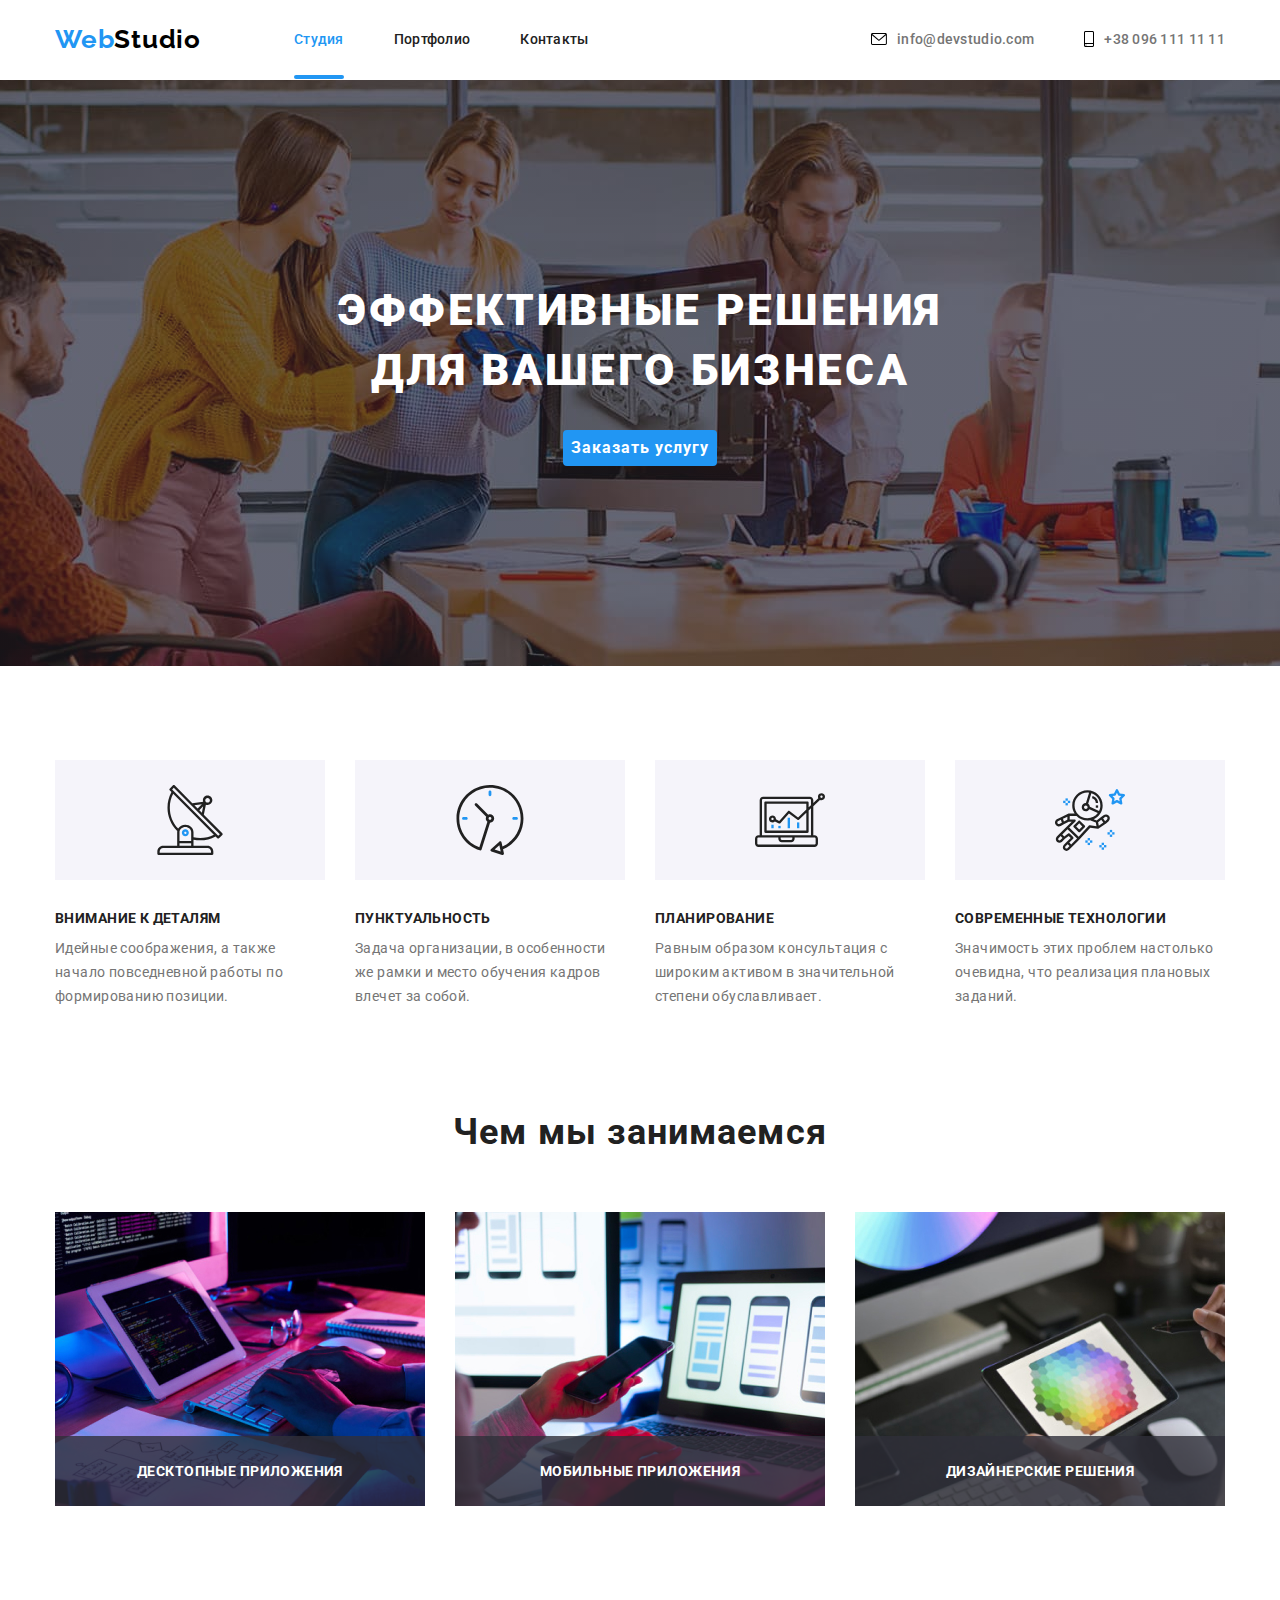
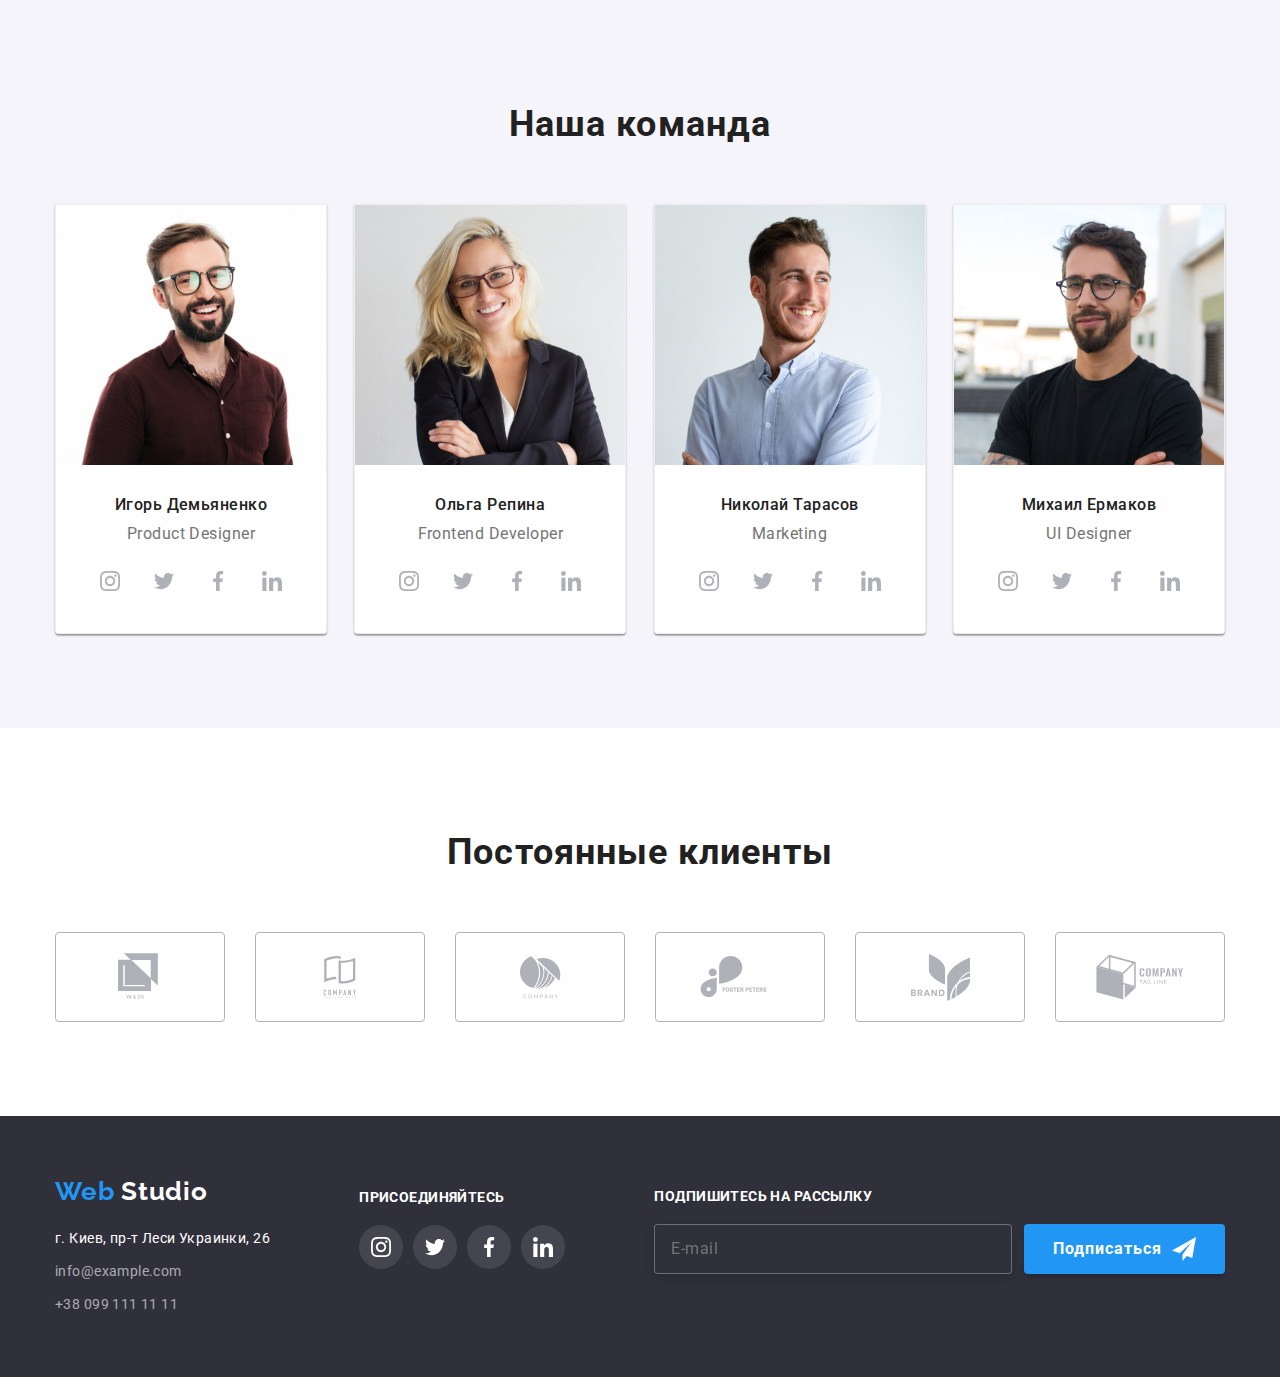
<file: index.html>
<!DOCTYPE html>
<html lang="ru">

<head>
  <meta charset="UTF-8" />
  <meta name="viewport" content="width=device-width, initial-scale=1.0" />
  <title>WebStudio</title>
  <link rel="preconnect" href="https://fonts.gstatic.com">
  <link href="https://fonts.googleapis.com/css2?family=Raleway:wght@700&family=Roboto:wght@400;500;700;900&display=swap"
    rel="stylesheet">
  <link rel="stylesheet" href="https://cdnjs.cloudflare.com/ajax/libs/modern-normalize/1.0.0/modern-normalize.min.css">
  <link rel="stylesheet" href="./css/style.css">
</head>

<body>
  <!-- Шапка -->
  <header class="header section">
    <div class="container">
      <nav class="navigation">
        <a class="logo" href="./index.html"><span class="logo-color">Web</span>Studio</a>
        <ul class="navigation-list">
          <li class="navigation-list-item">
            <a class="navigation-list-link current" href="./index.html">Студия</a>
          </li>
          <li class="navigation-list-item">
            <a class="navigation-list-link" href="portfolio.html">Портфолио</a>
          </li>
          <li class="navigation-list-item">
            <a class="navigation-list-link" href="#">Контакты</a>
          </li>
        </ul>
      </nav>
      <ul class="contact-list">
        <li class="contact-list-item">
          <a class="contact-list-link" href="mailto:info@devstudio.com">
            <svg class="envelop" width="16" height="12">
              <use href="./images/sprite.svg#icon-envelope"></use>
            </svg>
            info@devstudio.com
          </a>
        </li>
        <li>
          <a class=" contact-list-link" href="tel:+380961111111">
            <svg class="phone" width="10" height="16">
              <use href="./images/sprite.svg#icon-smartphone"></use>
            </svg>
            +38 096 111 11 11
          </a>
        </li>
      </ul>
    </div>
  </header>
  <main>

    <!-- Герой -->
    <section class="hero section">
      <div class="container">
        <h1 class="hero-title">Эффективные решения для вашего бизнеса</h1>
        <button class="hero-button" type="button" data-modal-open>Заказать услугу</button>
      </div>
    </section>

    <!-- Особенности -->
    <section class="features section">
      <div class="container">
        <h2 class="visually-hidden">Особенности</h2>
        <ul class="features-list">
          <li class="features-item">
            <div class="features-icon">
              <svg class="icon" width="70" height="70">
                <use href="./images/sprite.svg#icon-antenna"></use>
              </svg>
            </div>
            <h3 class="features-title">Внимание к деталям</h3>
            <p class="features-desc">
              Идейные соображения, а также начало повседневной работы по
              формированию позиции.
            </p>
          </li>
          <li class="features-item">
            <div class="features-icon">
              <svg class="icon" width="70" height="70">
                <use href="./images/sprite.svg#icon-clock"></use>
              </svg>
            </div>
            <h3 class="features-title">Пунктуальность</h3>
            <p class="features-desc">
              Задача организации, в особенности же рамки и место обучения кадров
              влечет за собой.
            </p>
          </li>
          <li class="features-item">
            <div class="features-icon">
              <svg class="icon" width="70" height="70">
                <use href="./images/sprite.svg#icon-diagram"></use>
              </svg>
            </div>
            <h3 class="features-title">Планирование</h3>
            <p class="features-desc">
              Равным образом консультация с широким активом в значительной
              степени обуславливает.
            </p>
          </li>
          <li class="features-item">
            <div class="features-icon">
              <svg class="icon" width="70" height="70">
                <use href="./images/sprite.svg#icon-astronaut"></use>
              </svg>
            </div>
            <h3 class="features-title">Современные технологии</h3>
            <p class="features-desc">
              Значимость этих проблем настолько очевидна, что реализация
              плановых заданий.
            </p>
          </li>
        </ul>
      </div>
    </section>

    <!-- Чем мы занимаемся -->
    <section class="development section">
      <div class="container">
        <h2 class="section-title">Чем мы занимаемся</h2>
        <ul class="development-list">
          <li class="development-item">
            <img class="development-img" src="./images/box-1.jpg" alt="Десктопные приложения" />
            <p class="label">Десктопные приложения</p>
          </li>
          <li class="development-item">
            <img class="development-img" src="./images/box-2.jpg" alt="Мобильные приложения" />
            <p class="label">Мобильные приложения</p>
          </li>
          <li class="development-item">
            <img class="development-img" src="./images/box-3.jpg" alt="Дизайнерские решения" />
            <p class="label">Дизайнерские решения</p>
          </li>
        </ul>
      </div>
    </section>

    <!-- Наша команда -->
    <section class="team section">
      <div class="container">
        <h2 class="section-title">Наша команда</h2>
        <ul class="team-list">
          <li class="team-list-item">
            <img class="team-list-img" src="./images/team-1.jpg" alt="фото Игорь Демьяненко" />
            <div class="team-desc">
              <h3 class="team-list-title">Игорь Демьяненко</h3>
              <p class="team-list-desc">Product Designer</p>
              <ul class="social-list">
                <li class="social-list-item">
                  <a class="social-list-link" href="">
                    <svg class="social-list-icon">
                      <use href="./images/sprite.svg#icon-instagram"></use>
                    </svg>
                  </a>
                </li>
                <li class="social-list-item">
                  <a class="social-list-link" href="">
                    <svg class="social-list-icon">
                      <use href="./images/sprite.svg#icon-twitter"></use>
                    </svg>
                  </a>
                </li>
                <li class="social-list-item">
                  <a class="social-list-link" href="">
                    <svg class="social-list-icon">
                      <use href="./images/sprite.svg#icon-facebook"></use>
                    </svg>
                  </a>
                </li>
                <li class="social-list-item">
                  <a class="social-list-link" href="">
                    <svg class="social-list-icon">
                      <use href="./images/sprite.svg#icon-linkedin"></use>
                    </svg>
                  </a>
                </li>
              </ul>
            </div>
          </li>
          <li class="team-list-item">
            <img class="team-list-img" src="./images/team-2.jpg" alt="фото Ольга Репина" />
            <div class="team-desc">
              <h3 class="team-list-title">Ольга Репина</h3>
              <p class="team-list-desc">Frontend Developer</p>
              <ul class="social-list">
                <li class="social-list-item">
                  <a class="social-list-link" href="">
                    <svg class="social-list-icon">
                      <use href="./images/sprite.svg#icon-instagram"></use>
                    </svg>
                  </a>
                </li>
                <li class="social-list-item">
                  <a class="social-list-link" href="">
                    <svg class="social-list-icon">
                      <use href="./images/sprite.svg#icon-twitter"></use>
                    </svg>
                  </a>
                </li>
                <li class="social-list-item">
                  <a class="social-list-link" href="">
                    <svg class="social-list-icon">
                      <use href="./images/sprite.svg#icon-facebook"></use>
                    </svg>
                  </a>
                </li>
                <li class="social-list-item">
                  <a class="social-list-link" href="">
                    <svg class="social-list-icon">
                      <use href="./images/sprite.svg#icon-linkedin"></use>
                    </svg>
                  </a>
                </li>
              </ul>
            </div>
          </li>
          <li class="team-list-item">
            <img class="team-list-img" src="./images/team-3.jpg" alt="фото Николай Тарасов" />
            <div class="team-desc">
              <h3 class="team-list-title">Николай Тарасов</h3>
              <p class="team-list-desc">Marketing</p>
              <ul class="social-list">
                <li class="social-list-item">
                  <a class="social-list-link" href="">
                    <svg class="social-list-icon">
                      <use href="./images/sprite.svg#icon-instagram"></use>
                    </svg>
                  </a>
                </li>
                <li class="social-list-item">
                  <a class="social-list-link" href="">
                    <svg class="social-list-icon">
                      <use href="./images/sprite.svg#icon-twitter"></use>
                    </svg>
                  </a>
                </li>
                <li class="social-list-item">
                  <a class="social-list-link" href="">
                    <svg class="social-list-icon">
                      <use href="./images/sprite.svg#icon-facebook"></use>
                    </svg>
                  </a>
                </li>
                <li class="social-list-item">
                  <a class="social-list-link" href="">
                    <svg class="social-list-icon">
                      <use href="./images/sprite.svg#icon-linkedin"></use>
                    </svg>
                  </a>
                </li>
              </ul>
            </div>
          </li>
          <li class="team-list-item">
            <img class="team-list-img" src="./images/team-4.jpg" alt="фото Михаил Ермаков" />
            <div class="team-desc">
              <h3 class="team-list-title">Михаил Ермаков</h3>
              <p class="team-list-desc">UI Designer</p>
              <ul class="social-list">
                <li class="social-list-item">
                  <a class="social-list-link" href="">
                    <svg class="social-list-icon">
                      <use href="./images/sprite.svg#icon-instagram"></use>
                    </svg>
                  </a>
                </li>
                <li class="social-list-item">
                  <a class="social-list-link" href="">
                    <svg class="social-list-icon">
                      <use href="./images/sprite.svg#icon-twitter"></use>
                    </svg>
                  </a>
                </li>
                <li class="social-list-item">
                  <a class="social-list-link" href="">
                    <svg class="social-list-icon">
                      <use href="./images/sprite.svg#icon-facebook"></use>
                    </svg>
                  </a>
                </li>
                <li class="social-list-item">
                  <a class="social-list-link" href="">
                    <svg class="social-list-icon">
                      <use href="./images/sprite.svg#icon-linkedin"></use>
                    </svg>
                  </a>
                </li>
              </ul>
            </div>
          </li>
        </ul>
      </div>
    </section>

    <!-- Постоянный клиенты -->
    <section class="customers section">
      <div class="container">
        <h2 class="section-title">Постоянные клиенты</h2>
        <ul class="customers-list">
          <li class="customers-list-item">
            <a class="customers-list-link" href="">
              <svg class="customers-icon" width="44" height="49">
                <use href="./images/sprite.svg#icon-logoone"></use>
              </svg>
            </a>
          </li>
          <li class="customers-list-item">
            <a class="customers-list-link" href="">
              <svg class="customers-icon" width="40" height="42">
                <use href="./images/sprite.svg#icon-logotwo"></use>
              </svg>
            </a>
          </li>
          <li class="customers-list-item">
            <a class="customers-list-link" href="">
              <svg class="customers-icon" width="41" height="43">
                <use href="./images/sprite.svg#icon-logothree"></use>
              </svg>
            </a>
          </li>
          <li class="customers-list-item">
            <a class="customers-list-link" href="">
              <svg class="customers-icon" width="80" height="42">
                <use href="./images/sprite.svg#icon-logofour"></use>
              </svg>
            </a>
          </li>
          <li class="customers-list-item">
            <a class="customers-list-link" href="">
              <svg class="customers-icon" width="59" height="47">
                <use href="./images/sprite.svg#icon-logofive"></use>
              </svg>
            </a>
          </li>
          <li class="customers-list-item">
            <a class="customers-list-link" href="">
              <svg class="customers-icon" width="88" height="45">
                <use href="./images/sprite.svg#icon-logosix"></use>
              </svg>
            </a>
          </li>
        </ul>
      </div>
    </section>
  </main>
  <!-- Футер -->
  <footer class="footer">
    <div class="container">
      <div class="address">
        <a class="logo" href="./index.html">
          <span class="logo-color">Web</span>
          <span class="logo-color-footer">Studio</span>
        </a>
        <address>
          <ul class="footer-contact">
            <li class="footer-contact-list">
              <a class="footer-contact-link addr" href="https://goo.gl/maps/dvo8h2LJfjRiSJft5" target="_blank">г. Киев,
                пр-т
                Леси
                Украинки, 26</a>
            </li>
            <li class="footer-contact-list">
              <a class="footer-contact-link" href="mailto:info@example.com">info@example.com</a>
            </li>
            <li class="footer-contact-list">
              <a class="footer-contact-link" href="tel:+380991111111">+38 099 111 11 11</a>
            </li>
          </ul>
        </address>
      </div>
      <div class="social">
        <strong class="join">присоединяйтесь</strong>
        <ul class="social-list">
          <li class="social-list-item">
            <a class="social-list-link" href="">
              <svg class="social-list-icon">
                <use href="./images/sprite.svg#icon-instagram"></use>
              </svg>
            </a>
          </li>
          <li class="social-list-item">
            <a class="social-list-link" href="">
              <svg class="social-list-icon">
                <use href="./images/sprite.svg#icon-twitter"></use>
              </svg>
            </a>
          </li>
          <li class="social-list-item">
            <a class="social-list-link" href="">
              <svg class="social-list-icon">
                <use href="./images/sprite.svg#icon-facebook"></use>
              </svg>
            </a>
          </li>
          <li class="social-list-item">
            <a class="social-list-link" href="">
              <svg class="social-list-icon">
                <use href="./images/sprite.svg#icon-linkedin"></use>
              </svg>
            </a>
          </li>
        </ul>
      </div>
      <div class="form social">
        <strong class="join">Подпишитесь на рассылку</strong>
        <form class="mailing-form">
          <input class="input-mail" type="text" name="name" placeholder="E-mail">
          <button class="button-send" type="submit">Подписаться</button>
        </form>
      </div>
    </div>
  </footer>

  <div class="backdrop  is-hidden" data-modal>
    <div class="modal">
      <button class="modal-button" type="button" data-modal-close>
        <svg class="close-modal-button" width="18" height="18">
          <use href="./images/sprite.svg#icon-close"></use>
        </svg>
      </button>
      <strong class="modal-title">Оставьте свои данные, мы вам перезвоним</strong>

      <form action="#" class="form">

        <label class="form-field">
          Имя
          <span class="form-input-wrapper">
            <input type="text" name="text" class="form-input">
            <svg class="form-icon">
              <use href="./images/sprite.svg#icon-modal-person"></use>
            </svg>
          </span>
        </label>

        <label class="form-field">
          Телефон
          <span class="form-input-wrapper">
            <input type="tel" name="tel" class="form-input">
            <svg class="form-icon">
              <use href="./images/sprite.svg#icon-modal-phone"></use>
            </svg>
          </span>
        </label>

        <label class="form-field">
          Почта
          <span class="form-input-wrapper">
            <input type="email" name="mail" class="form-input">
            <svg class="form-icon">
              <use href="./images/sprite.svg#icon-modal-mail"></use>
            </svg>
          </span>
        </label>

        <label class="form-field">
          Комментарий
          <textarea class="form-message" name="message" placeholder="Введите текст"></textarea>
        </label>

        <span class="form-policy-wrapper">
          <input id="user-policy" type="checkbox" name="policy" value="accept" class="form-policy visually-hidden">
          <label for="user-policy" class="policy-text">Соглашаюсь с рассылкой и принимаю
            <a class="policy-text-link" href="#">Условия договора</a>
          </label>
        </span>
        <button class="form-button" type="submit">Отправить</button>

      </form>

    </div>
  </div>

  <script src="./js/modal.js"></script>
</body>

</html>
</file>
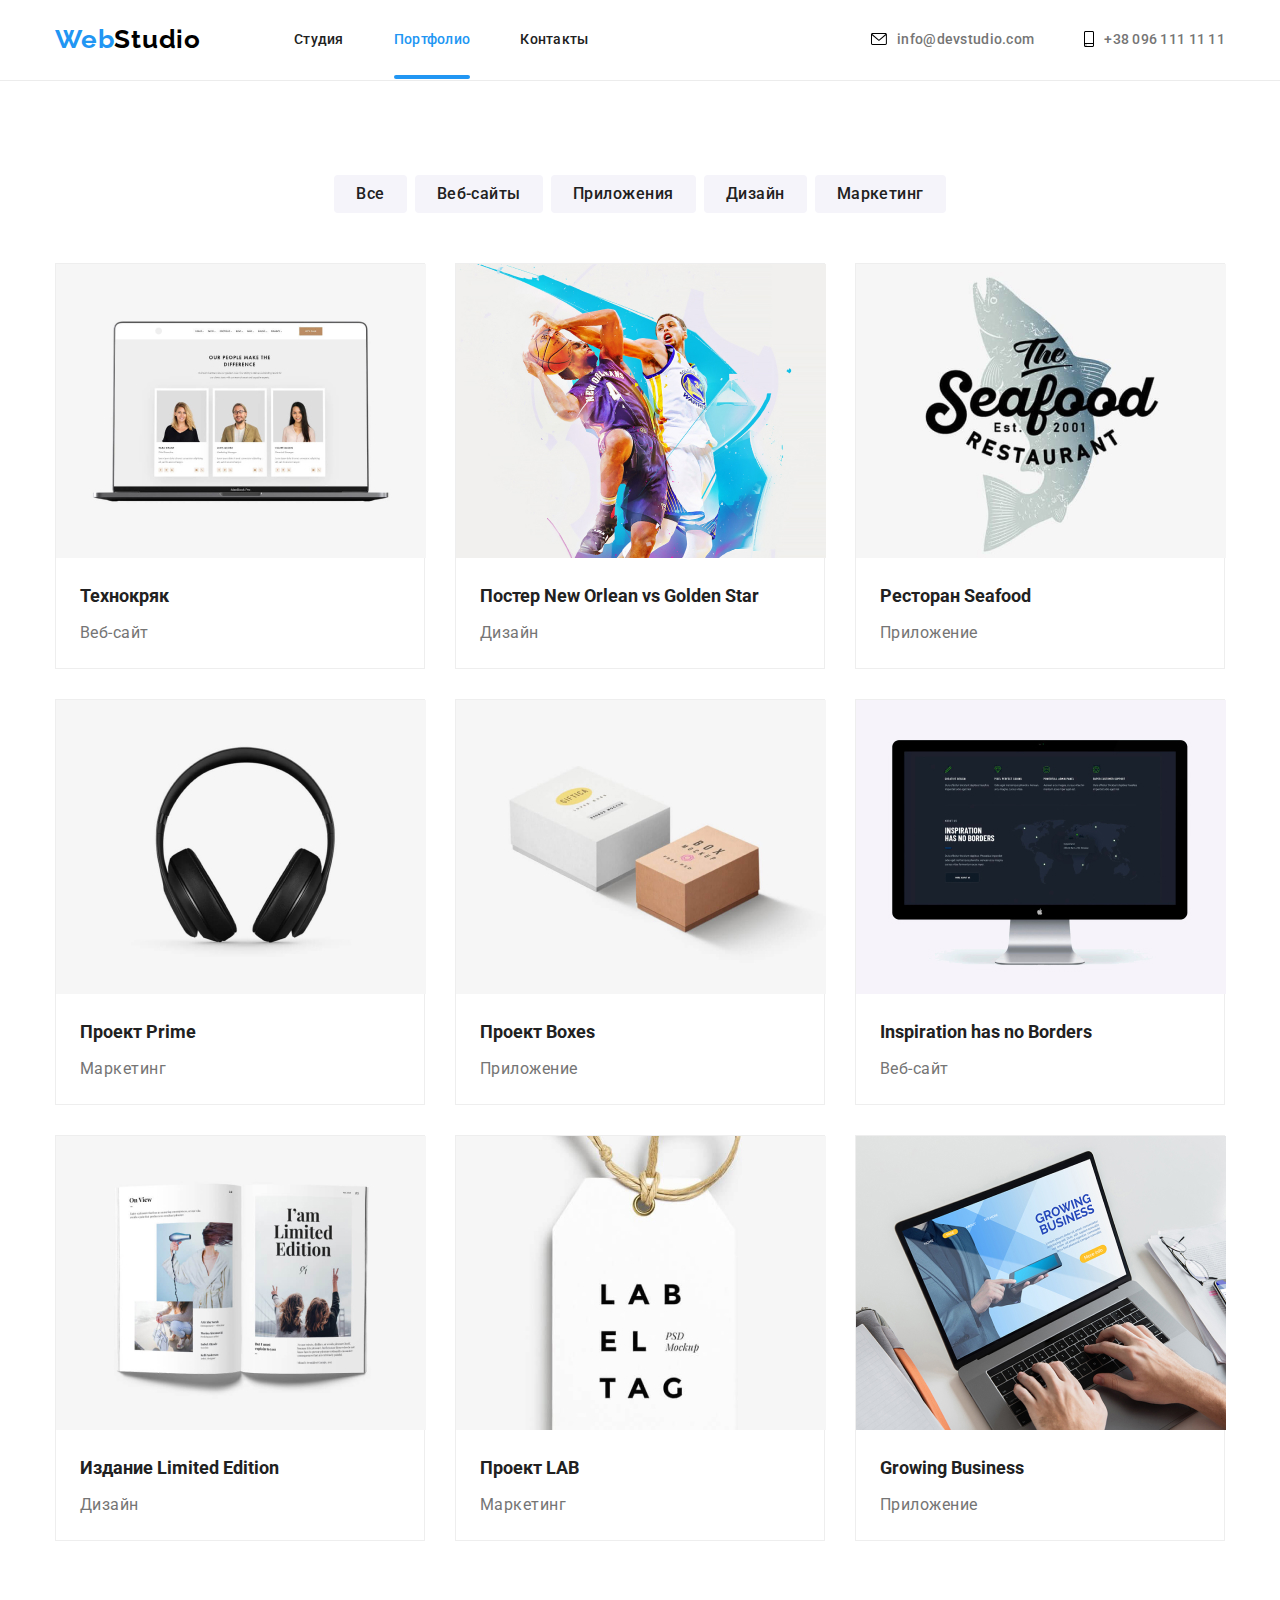
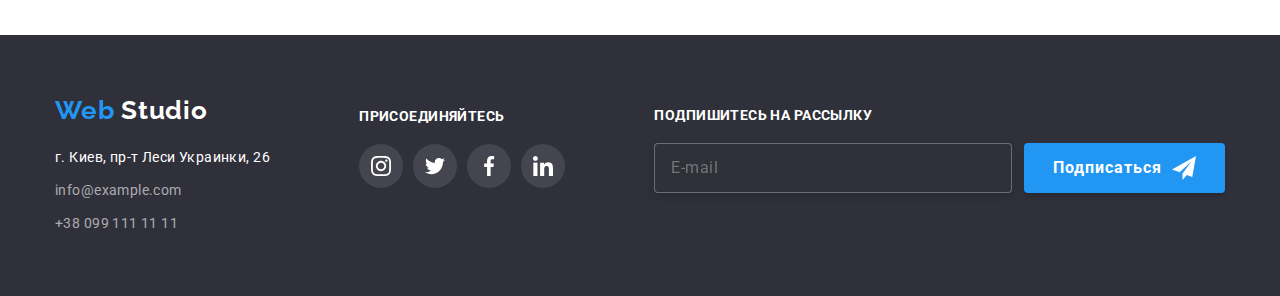
<file: portfolio.html>
<!DOCTYPE html>
<html lang="ru">

<head>
    <meta charset="UTF-8" />
    <meta name="viewport" content="width=device-width, initial-scale=1.0" />
    <title>WebStudio</title>
    <link rel="preconnect" href="https://fonts.gstatic.com">
    <link
        href="https://fonts.googleapis.com/css2?family=Raleway:wght@700&family=Roboto:wght@400;500;700;900&display=swap"
        rel="stylesheet">
    <link rel="stylesheet"
        href="https://cdnjs.cloudflare.com/ajax/libs/modern-normalize/1.0.0/modern-normalize.min.css">
    <link rel="stylesheet" href="./css/style.css">
</head>

<body>
    <!-- Шапка -->
    <header class="header portfolio-header">
        <div class="container">
            <nav class="navigation">
                <a class="logo" href="./index.html"><span class="logo-color">Web</span>Studio</a>
                <ul class="navigation-list">
                    <li class="navigation-list-item">
                        <a class="navigation-list-link" href="./index.html">Студия</a>
                    </li>
                    <li class="navigation-list-item">
                        <a class="navigation-list-link current" href="portfolio.html">Портфолио</a>
                    </li>
                    <li class="navigation-list-item">
                        <a class="navigation-list-link" href="#">Контакты</a>
                    </li>
                </ul>
            </nav>
            <ul class="contact-list">
                <li class="contact-list-item">
                    <a class="contact-list-link" href="mailto:info@devstudio.com">
                        <svg class="envelop" width="16" height="12">
                            <use href="./images/sprite.svg#icon-envelope"></use>
                        </svg>
                        info@devstudio.com
                    </a>
                </li>
                <li>
                    <a class="contact-list-link" href="tel:+380961111111">
                        <svg class="phone" width="10" height="16">
                            <use href="./images/sprite.svg#icon-smartphone"></use>
                        </svg>
                        +38 096 111 11 11
                    </a>
                </li>
            </ul>
        </div>
    </header>
    <main>
        <!-- Портфолио -->
        <section class="portfolio section">
            <div class="container">
                <h1 class="visually-hidden">Портфолио</h1>
                <!-- Список фильтров -->
                <ul class="button-list">
                    <li class="button-list-item">
                        <button class="button" type="button">Все</button>
                    </li>
                    <li class="button-list-item">
                        <button class="button" type="button">Веб-сайты</button>
                    </li>
                    <li class="button-list-item">
                        <button class="button" type="button">Приложения</button>
                    </li>
                    <li class="button-list-item">
                        <button class="button" type="button">Дизайн</button>
                    </li>
                    <li class="button-list-item">
                        <button class="button" type="button">Маркетинг</button>
                    </li>
                </ul>
                <!-- Список робот -->
                <ul class="portfolio-list">
                    <li class="portfolio-list-item">
                        <a class="portfolio-link" href="#">
                            <div class="portfolio-link-img-wrapper">
                                <img class="portfolio-link-img" src="./images/portfolio/technocrack.jpg"
                                    alt="Фото веб-сайта Технокряк">
                                <p class="overlay">Технокряк это современная площадка распространения коронавируса.
                                    Компании
                                    используют эту
                                    платформу для цифрового
                                    шпионажа и атак на защищённые сервера конкурентов.</p>
                            </div>
                            <div class="portfolio-desc">
                                <h2 class="portfolio-link-title">Технокряк</h2>
                                <p class="portfolio-link-desc">Веб-сайт</p>
                            </div>
                        </a>
                    </li>
                    <li class="portfolio-list-item">
                        <a class="portfolio-link" href="#">
                            <div class="portfolio-link-img-wrapper">
                                <img class="portfolio-link-img" src="./images/portfolio/poster-basket.jpg"
                                    alt="Дизайн постера New Orlean vs Golden Star">
                                <p class="overlay">Lorem ipsum dolor sit amet consectetur, adipisicing elit. Ducimus,
                                    nemo!</p>
                            </div>
                            <div class="portfolio-desc">
                                <h2 class="portfolio-link-title">Постер New Orlean vs Golden Star</h2>
                                <p class="portfolio-link-desc">Дизайн</p>
                            </div>
                        </a>
                    </li>
                    <li class="portfolio-list-item">
                        <a class="portfolio-link" href="#">
                            <div class="portfolio-link-img-wrapper">

                                <img class="portfolio-link-img" src="./images/portfolio/restaurant-seafood.jpg"
                                    alt="Фото приложения Seafood">
                                <p class="overlay">Lorem ipsum dolor sit amet consectetur, adipisicing elit. Ducimus,
                                    nemo!</p>
                            </div>
                            <div class="portfolio-desc">
                                <h2 class="portfolio-link-title">Ресторан Seafood</h2>
                                <p class="portfolio-link-desc">Приложение</p>
                            </div>
                        </a>
                    </li>
                    <li class="portfolio-list-item">
                        <a class="portfolio-link" href="#">
                            <div class="portfolio-link-img-wrapper">

                                <img class="portfolio-link-img" src="./images/portfolio/project-prime.jpg"
                                    alt="Фото проекта Prime">
                                <p class="overlay">Lorem ipsum dolor sit amet consectetur, adipisicing elit. Ducimus,
                                    nemo!</p>
                            </div>
                            <div class="portfolio-desc">
                                <h2 class="portfolio-link-title">Проект Prime</h2>
                                <p class="portfolio-link-desc">Маркетинг</p>
                            </div>
                        </a>
                    </li>
                    <li class="portfolio-list-item">
                        <a class="portfolio-link" href="#">
                            <div class="portfolio-link-img-wrapper">

                                <img class="portfolio-link-img" src="./images/portfolio/projecy-boxes.jpg"
                                    alt="Фото приложения Boxes">
                                <p class="overlay">Lorem ipsum dolor sit amet consectetur, adipisicing elit. Ducimus,
                                    nemo!</p>
                            </div>
                            <div class="portfolio-desc">
                                <h2 class="portfolio-link-title">Проект Boxes</h2>
                                <p class="portfolio-link-desc">Приложение</p>
                            </div>
                        </a>
                    </li>
                    <li class="portfolio-list-item">
                        <a class="portfolio-link" href="#">
                            <div class="portfolio-link-img-wrapper">

                                <img class="portfolio-link-img" src="./images/portfolio/inspiration-has-no-borders.jpg"
                                    alt="Фото веб-сайта Inspiration has no Borders">
                                <p class="overlay">Lorem ipsum dolor sit amet consectetur, adipisicing elit. Ducimus,
                                    nemo!</p>
                            </div>
                            <div class="portfolio-desc">
                                <h2 class="portfolio-link-title">Inspiration has no Borders</h2>
                                <p class="portfolio-link-desc">Веб-сайт</p>
                            </div>
                        </a>
                    </li>
                    <li class="portfolio-list-item">
                        <a class="portfolio-link" href="#">
                            <div class="portfolio-link-img-wrapper">

                                <img class="portfolio-link-img" src="./images/portfolio/limited-editoin.jpg"
                                    alt="Фото дизайна издания Limited Edition">
                                <p class="overlay">Lorem ipsum dolor sit amet consectetur, adipisicing elit. Ducimus,
                                    nemo!</p>
                            </div>
                            <div class="portfolio-desc">
                                <h2 class="portfolio-link-title">Издание Limited Edition</h2>
                                <p class="portfolio-link-desc">Дизайн</p>
                            </div>
                        </a>
                    </li>
                    <li class="portfolio-list-item">
                        <a class="portfolio-link" href="#">
                            <div class="portfolio-link-img-wrapper">

                                <img class="portfolio-link-img" src="./images/portfolio/project-lab.jpg"
                                    alt="Фото проекта LAB">
                                <p class="overlay">Lorem ipsum dolor sit amet consectetur, adipisicing elit. Ducimus,
                                    nemo!</p>
                            </div>
                            <div class="portfolio-desc">
                                <h2 class="portfolio-link-title">Проект LAB</h2>
                                <p class="portfolio-link-desc">Маркетинг</p>
                            </div>
                        </a>
                    </li>
                    <li class="portfolio-list-item">
                        <a class="portfolio-link" href="#">
                            <div class="portfolio-link-img-wrapper">

                                <img class="portfolio-link-img" src="./images/portfolio/growing-busibess.jpg"
                                    alt="Фото приложения Growing Business">
                                <p class="overlay">Lorem ipsum dolor sit amet consectetur, adipisicing elit. Ducimus,
                                    nemo!</p>
                            </div>
                            <div class="portfolio-desc">
                                <h2 class="portfolio-link-title">Growing Business</h2>
                                <p class="portfolio-link-desc">Приложение</p>
                            </div>
                        </a>
                    </li>
                </ul>
            </div>
        </section>
    </main>
    <!-- Футер -->
    <footer class="footer">
        <div class="container">
            <div class="address">

                <a class="logo" href="./index.html">
                    <span class="logo-color">Web</span>
                    <span class="logo-color-footer">Studio</span>
                </a>
                <address>
                    <ul class="footer-contact">
                        <li class="footer-contact-list">
                            <a class="footer-contact-link addr" href="https://goo.gl/maps/dvo8h2LJfjRiSJft5"
                                target="_blank">г. Киев,
                                пр-т
                                Леси
                                Украинки, 26</a>
                        </li>
                        <li class="footer-contact-list">
                            <a class="footer-contact-link" href="mailto:info@example.com">info@example.com</a>
                        </li>
                        <li class="footer-contact-list">
                            <a class="footer-contact-link" href="tel:+380991111111">+38 099 111 11 11</a>
                        </li>
                    </ul>
                </address>
            </div>
            <div class="social">
                <strong class="join">присоединяйтесь</strong>

                <ul class="social-list">
                    <li class="social-list-item">
                        <a class="social-list-link" href="">
                            <svg class="social-list-icon">
                                <use href="./images/sprite.svg#icon-instagram"></use>
                            </svg>
                        </a>
                    </li>
                    <li class="social-list-item">
                        <a class="social-list-link" href="">
                            <svg class="social-list-icon">
                                <use href="./images/sprite.svg#icon-twitter"></use>
                            </svg>
                        </a>
                    </li>
                    <li class="social-list-item">
                        <a class="social-list-link" href="">
                            <svg class="social-list-icon">
                                <use href="./images/sprite.svg#icon-facebook"></use>
                            </svg>
                        </a>
                    </li>
                    <li class="social-list-item">
                        <a class="social-list-link" href="">
                            <svg class="social-list-icon">
                                <use href="./images/sprite.svg#icon-linkedin"></use>
                            </svg>
                        </a>
                    </li>
                </ul>
            </div>
            <div class="form social">
                <strong class="join">Подпишитесь на рассылку</strong>
                <form class="mailing-form">
                    <input class="input-mail" type="text" name="name" placeholder="E-mail">
                    <button class="button-send" type="submit">Подписаться</button>
                </form>
            </div>
        </div>
    </footer>
</body>

</html>
</file>
<file: css/style.css>
:root {
  --main-font: "Roboto", sans-serif;
  --logo-font: "Raleway", sans-serif;
  --accent-color: #2196f3;
  --main-color: #757575;
  --title-color: #212121;
  --hero-title-color: #ffffff;
  --first-logo-color: #000000;
  --secondary-logo-color: #ffffff;
  --footer-addr-color: #ffffff;
  --footer-contact-color: rgba(255, 255, 255, 0.6);
  --footer-background-color: #2f303a;
  --white: #ffffff;
  --main-background-color: #e5e5e5;
  --secondary-background-color: #f5f4fa;
  --border-color: #eeeeee;
}

/* ==================== INDEX.HTML ==================== */

/* ========== GENERAL STYLES ========== */
body {
  font-family: var(--main-font);
  /* margin: 0 auto;
  max-width: 1600px; */
}

a {
  text-decoration: none;
}

ul {
  list-style: none;
  margin: 0;
  padding: 0;
}

address {
  font-style: normal;
}

h1,
h2,
h3,
h4,
h5,
h6 {
  margin: 0;
}

p {
  margin: 0;
}

img {
  display: block;
}

.section-title {
  font-weight: 700;
  font-size: 36px;
  line-height: 1.667;
  text-align: center;
  letter-spacing: 0.03em;
  color: var(--title-color);
}

.container {
  width: 1200px;
  margin: 0 auto;
  padding: 0 15px;
}

.section {
  max-width: 1600px;
  margin: 0 auto;
  padding-top: 94px;
  padding-bottom: 94px;
}

/* *:focus {
  outline: none;
} */

/* ========== HEADER ========== */

.header {
  padding-top: 24px;
  padding-bottom: 25px;
}

.header .logo {
  margin-right: 93px;
}

.navigation-list-item:not(:last-child) {
  margin-right: 50px;
}

.contact-list {
  margin-left: auto;
}

.contact-list-item:not(:last-child) {
  margin-right: 50px;
}

.header .container {
  display: flex;
  align-items: center;
}

.navigation {
  display: flex;
  align-items: center;
}

.navigation-list {
  display: flex;
}

.navigation-list-item {
  position: relative;
}

.navigation-list-link.current::after {
  opacity: 1;
}

.navigation-list-link::after {
  position: absolute;
  top: 45px;
  left: 0;
  bottom: -1px;
  width: 100%;
  content: "";
  border-bottom: 4px solid #2196f3;
  border-radius: 2px;
  opacity: 0;
  transition: opacity 250ms cubic-bezier(0.4, 0, 0.2, 1);
}

.navigation-list-link:hover::after,
.navigation-list-link:focus::after {
  opacity: 1;
}

.contact-list {
  display: flex;
}

.header .current {
  color: var(--accent-color);
}

.logo {
  font-family: var(--logo-font);
  font-weight: 700;
  font-size: 26px;
  line-height: 1.192;
  letter-spacing: 0.03em;
  color: var(--first-logo-color);
}

.logo .logo-color {
  color: var(--accent-color);
}

.navigation-list-link {
  font-weight: 500;
  font-size: 14px;
  line-height: 1.143;
  letter-spacing: 0.02em;
  color: var(--title-color);

  transition: color 250ms cubic-bezier(0.4, 0, 0.2, 1);
}

.navigation-list-link:hover,
.navigation-list-link:focus {
  color: var(--accent-color);
}

.contact-list-link {
  display: flex;
  align-items: center;
  font-weight: 500;
  font-size: 14px;
  line-height: 1.143;
  letter-spacing: 0.02em;
  color: var(--main-color);

  transition: color 250ms cubic-bezier(0.4, 0, 0.2, 1);
}

.contact-list-link:hover .envelop,
.contact-list-link:focus .envelop,
.contact-list-link:hover .phone,
.contact-list-link:focus .phone {
  fill: var(--accent-color);
}

.envelop,
.phone {
  margin-right: 10px;
  transition: fill 250ms cubic-bezier(0.4, 0, 0.2, 1);
}

.contact-list-link:hover,
.contact-list-link:focus {
  color: var(--accent-color);
}

/* ========== HERO ========== */
.hero {
  padding-top: 200px;
  padding-bottom: 200px;
  background-color: var(--footer-background-color);
  background-image: linear-gradient(
      rgba(47, 48, 58, 0.4),
      rgba(47, 48, 58, 0.4)
    ),
    url("../images/hero.jpg");
  background-repeat: no-repeat;
  background-position: center;
}

.hero-title {
  margin: 0 auto 30px;
  width: 696px;
  font-weight: 900;
  font-size: 44px;
  line-height: 1.364;
  text-align: center;
  letter-spacing: 0.06em;
  text-transform: uppercase;
  color: var(--hero-title-color);
}

.hero .hero-button {
  display: block;
  margin: 0 auto;
  border-color: transparent;
  border-radius: 4px;
  cursor: pointer;
  outline: none;

  font-weight: 700;
  font-size: 16px;
  line-height: 1.875;
  letter-spacing: 0.06em;
  color: var(--hero-title-color);
  background-color: var(--accent-color);
}

/* ========== FEATURES ========== */

.features-icon {
  display: flex;
  width: 270px;
  height: 120px;
  justify-content: center;
  align-items: center;
  margin-bottom: 30px;

  background-color: var(--secondary-background-color);
}

.features .features-list {
  display: flex;
}

.features-item:not(:last-child) {
  margin-right: 30px;
  max-width: 270px;
}

.features-title {
  margin-bottom: 10px;
}

.visually-hidden {
  position: absolute;
  width: 1px;
  height: 1px;
  margin: -1px;
  border: 0;
  padding: 0;

  white-space: nowrap;
  clip-path: inset(100%);
  clip: rect(0 0 0 0);
  overflow: hidden;
}
.features-title {
  font-weight: 700;
  font-size: 14px;
  line-height: 1.143;
  letter-spacing: 0.03em;
  text-transform: uppercase;
  color: var(--title-color);
}
.features-desc {
  font-weight: normal;
  font-size: 14px;
  line-height: 1.715;
  letter-spacing: 0.03em;
  color: var(--main-color);
}

/* ========== DEVELOPMENT ========== */

.development .section-title {
  margin-bottom: 50px;
}

.development.section {
  padding-top: 0px;
}

.development-list {
  display: flex;
  justify-content: space-between;
}

.development-img {
  width: 370px;
  height: 294px;
}

.label {
  position: absolute;
  bottom: 0;
  width: 100%;

  padding-top: 27px;
  padding-right: 82px;
  padding-bottom: 27px;
  padding-left: 82px;

  font-style: normal;
  font-weight: 700;
  font-size: 14px;
  line-height: 1.143;
  text-align: center;
  letter-spacing: 0.03em;
  text-transform: uppercase;
  color: #ffffff;
  background: rgba(47, 48, 58, 0.8);
}

.development-item {
  position: relative;
}

/* ========== TEAM ========== */
.team.section {
  max-width: 100%;
}

.team-desc .social-list {
  display: flex;
  justify-content: space-between;
  padding-left: 32px;
  padding-right: 32px;
  padding-top: 16px;
}

.social-list-link {
  display: flex;
  align-items: center;
  justify-content: center;
  width: 44px;
  height: 44px;
  background-color: #fff;
  border-radius: 50%;

  transition: background-color 250ms cubic-bezier(0.4, 0, 0.2, 1);
}

.social-list-icon {
  width: 20px;
  height: 20px;
  fill: #afb1b8;

  transition: fill 250ms cubic-bezier(0.4, 0, 0.2, 1);
}

.social-list-link:hover,
.social-list-link:focus {
  background-color: var(--accent-color);
}

.social-list-link:hover .social-list-icon,
.social-list-link:focus .social-list-icon {
  fill: #ffffff;
}

.team {
  background-color: var(--secondary-background-color);
}

.team .section-title {
  margin-bottom: 50px;
}

.team .team-list {
  display: flex;
  justify-content: space-between;
}
.team-list-item {
  border: 1px solid #eeeeee;
  box-shadow: 0px 1px 3px rgba(0, 0, 0, 0.12), 0px 1px 1px rgba(0, 0, 0, 0.14),
    0px 2px 1px rgba(0, 0, 0, 0.2);
  border-radius: 0px 0px 4px 4px;
}

.team-list-img {
  width: 270px;
  height: 260px;
}

.team-desc {
  background-color: #ffffff;
  text-align: center;
  padding-top: 30px;
  padding-bottom: 30px;
}

.team-list-title {
  margin-bottom: 10px;

  font-weight: 500;
  font-size: 16px;
  line-height: 1.188;
  letter-spacing: 0.03em;
  color: var(--title-color);
}

.team-list-desc {
  font-weight: 400;
  font-size: 16px;
  line-height: 1.188;
  letter-spacing: 0.03em;
  color: var(--main-color);
}

/* ========== CUSTOMERS ========== */

.customers-icon {
  fill: #afb1b8;
  transition: all 250ms cubic-bezier(0.4, 0, 0.2, 1);
}

.customers .container {
  text-align: center;
}

.customers .section-title {
  margin-bottom: 50px;
}

.customers-list {
  display: flex;
  justify-content: space-between;
}

.customers-list-item {
  width: 170px;
  height: 90px;
}

.customers-list-link {
  display: flex;
  justify-content: center;
  align-items: center;
  height: 90px;
  /* outline: none; */
  border: 1px solid #afb1b8;
  border-radius: 4px;

  transition: all 250ms cubic-bezier(0.4, 0, 0.2, 1);
}

.customers-list-link:hover .customers-icon,
.customers-list-link:focus .customers-icon {
  fill: var(--accent-color);
}

.customers-list-link:hover {
  border: 1px solid #2196f3;
}

/* ========== FOOTER ========== */
.footer .container {
  display: flex;
  justify-content: space-between;
  vertical-align: middle;
}

.footer .address {
  display: block;
}

.footer .social-list {
  display: flex;
  justify-content: center;
  align-items: center;
}

.footer .social-list-item:not(:last-child) {
  margin-right: 10px;
}

.footer .social-list-link {
  background-color: rgba(255, 255, 255, 0.1);
}

.footer .social-list-link:hover,
.footer .social-list-link:focus {
  background-color: var(--accent-color);
}

.footer .social-list-icon {
  fill: #fff;
}

.social {
  margin-top: 12px;
}

.join {
  display: inline-block;
  font-style: normal;
  font-weight: 700;
  font-size: 14px;
  line-height: 1.143;
  letter-spacing: 0.03em;
  text-transform: uppercase;
  color: var(--white);
  margin-bottom: 20px;
}

.footer {
  padding-top: 60px;
  padding-bottom: 60px;
}

.footer .logo {
  display: block;
  margin-bottom: 20px;
}

.footer-contact-list:not(:last-child) {
  margin-bottom: 9px;
}

.logo .logo-color-footer {
  color: var(--secondary-logo-color);
}

.footer-contact-link {
  font-weight: 400;
  font-size: 14px;
  line-height: 1.714;
  letter-spacing: 0.03em;
  color: var(--footer-contact-color);

  transition: color 250ms cubic-bezier(0.4, 0, 0.2, 1);
}

.footer-contact-link.addr {
  color: var(--footer-addr-color);
}

.footer {
  background-color: var(--footer-background-color);
}

.footer-contact-link:hover,
.footer-contact-link:focus {
  color: var(--accent-color);
}

.mailing-form {
  display: flex;
}

.input-mail {
  background-color: var(--footer-background-color);
  border: 1px solid rgba(255, 255, 255, 0.3);
  box-sizing: border-box;
  filter: drop-shadow(0px 4px 4px rgba(0, 0, 0, 0.15));
  border-radius: 4px;
  padding-left: 16px;
  width: 358px;

  font-style: normal;
  font-weight: 400;
  font-size: 16px;
  line-height: 1.25;
  letter-spacing: 0.03em;
  color: rgba(255, 255, 255, 0.6);
}

.footer .button-send {
  display: inline-flex;
  align-items: center;
  text-align: center;
  letter-spacing: 0.06em;
  font-style: normal;
  font-weight: 700;
  font-size: 16px;
  line-height: 1.875;

  color: #ffffff;
  background: #2196f3;
  box-shadow: 0px 4px 4px rgba(0, 0, 0, 0.15);
  border: none;
  border-radius: 4px;
  outline: none;
  padding: 10px 29px;
  margin-left: 12px;
}

.button-send::after {
  content: "";
  width: 24px;
  height: 24px;
  background-image: url(../images/send.svg);

  margin-left: 10px;
}

/* ==================== PORTFOLIO.HTML ==================== */

/*=========== Portfolio-Header ==========*/

.portfolio-header {
  border-bottom: 1px solid #ececec;
}
/* ========== FILTERS ========== */

.button-list {
  display: flex;
  justify-content: center;
  margin-bottom: 50px;
}

.button-list-item:not(:last-child) {
  margin-right: 8px;
}

.button {
  padding-top: 6px;
  padding-right: 22px;
  padding-bottom: 6px;
  padding-left: 22px;

  border-radius: 4px;
  border: none;
  outline: none;
  font-family: inherit;
  font-weight: 500;
  font-size: 16px;
  line-height: 1.625;
  text-align: center;
  letter-spacing: 0.03em;
  color: var(--title-color);

  background-color: var(--secondary-background-color);
  transition: all 250ms cubic-bezier(0.4, 0, 0.2, 1);
}

.button:hover,
.button:focus {
  color: var(--white);
  background-color: var(--accent-color);
  border-radius: 4px;
}

/* ========== PORTFOLIO LIST ========== */
.portfolio-list {
  display: flex;
  flex-wrap: wrap;
}

.portfolio-list-item:not(:nth-child(3n + 3)) {
  margin-right: 30px;
}

.portfolio-list-item:not(:nth-last-child(-n + 3)) {
  margin-bottom: 30px;
}

.portfolio-list-item {
  border: 1px solid #eeeeee;
  max-width: 370px;
}

.portfolio-link {
  display: block;
  width: 370px;
  transition: all 250ms cubic-bezier(0.4, 0, 0.2, 1);
}

.portfolio-link:hover,
.portfolio-link:focus {
  outline: none;
  box-shadow: 0px 1px 1px rgba(0, 0, 0, 0.12), 0px 4px 4px rgba(0, 0, 0, 0.06),
    1px 4px 6px rgba(0, 0, 0, 0.16);
}

.portfolio-desc {
  width: 370px;
  padding-top: 20px;
  padding-right: 24px;
  padding-bottom: 20px;
  padding-left: 24px;
}

.portfolio-link-img {
  width: 370px;
  height: 294px;
}
.portfolio-link-title {
  margin-bottom: 4px;

  font-weight: 700;
  font-size: 18px;
  line-height: 2;
  color: var(--title-color);
}

.portfolio-link-desc {
  font-weight: 400;
  font-size: 16px;
  line-height: 1.875;
  letter-spacing: 0.03em;
  color: var(--main-color);
}

.overlay {
  position: absolute;
  top: 0;
  left: 0;
  width: 100%;
  height: 100%;
  color: #ffffff;
  padding-top: 63px;
  padding-right: 24px;
  padding-bottom: 63px;
  padding-left: 24px;
  font-style: normal;
  font-weight: 400;
  font-size: 18px;
  line-height: 1.556;
  letter-spacing: 0.03em;

  background-color: rgba(33, 150, 243, 0.9);

  transform: translateY(100%);
  transition: transform 250ms cubic-bezier(0.4, 0, 0.2, 1);
}

.portfolio-link-img-wrapper {
  position: relative;
  overflow: hidden;
}

.portfolio-link:hover .overlay,
.portfolio-link:focus .overlay {
  transform: translateY(0%);
}

/* ========== DACKDROP ========== */

.backdrop {
  position: fixed;
  top: 0;
  left: 0;
  width: 100%;
  height: 100%;
  background-color: rgba(0, 0, 0, 0.2);

  transition: all 250ms cubic-bezier(0.4, 0, 0.2, 1);
}

.modal {
  position: relative;
  top: 50%;
  left: 50%;
  transform: translate(-50%, -50%);
  width: 528px;
  min-height: 581px;
  background: #ffffff;
  box-shadow: 0px 1px 3px rgba(0, 0, 0, 0.12), 0px 1px 1px rgba(0, 0, 0, 0.14),
    0px 2px 1px rgba(0, 0, 0, 0.2);
  border-radius: 4px;
  padding: 40px;
}

.modal-button {
  position: absolute;
  top: 8px;
  right: 8px;
  width: 30px;
  height: 30px;
  background-color: var(--white);
  border: 1px solid rgba(0, 0, 0, 0.1);
  border-radius: 50%;
  cursor: pointer;
  outline: none;
}

.modal-button:hover .close-modal-button {
  fill: var(--accent-color);
}

.close-modal-button {
  position: absolute;
  top: 5px;
  right: 4px;
}

.is-hidden {
  opacity: 0;
  visibility: hidden;
  pointer-events: none;
}

.modal-title {
  display: inline-block;
  margin-bottom: 30px;
  font-style: normal;
  font-weight: 700;
  font-size: 20px;
  line-height: 1.15;
  text-align: center;
  letter-spacing: 0.03em;
  color: var(--title-color);
}

.form {
  display: flex;
  flex-direction: column;
}

.form-field {
  margin-bottom: 10px;
  font-style: normal;
  font-weight: 400;
  font-size: 12px;
  line-height: 1.667;
  letter-spacing: 0.01em;
  color: var(--main-color);
}

.form-input {
  width: 100%;
  height: 40px;
  border: 1px solid rgba(33, 33, 33, 0.2);
  border-radius: 4px;
  padding-left: 42px;
  transition: border 250ms cubic-bezier(0.4, 0, 0.2, 1);
}

.form-input:focus,
.form-message:focus {
  outline: none;
  border: 1px solid #2196f3;
}

.form-input-wrapper {
  position: relative;
  display: block;
  margin-top: 4px;
}

.form-icon {
  position: absolute;
  top: 50%;
  left: 15px;
  transform: translateY(-50%);
  display: block;
  width: 18px;
  height: 18px;
  transition: fill 250ms cubic-bezier(0.4, 0, 0.2, 1);
}

.form-input:focus + .form-icon {
  fill: var(--accent-color);
}

.form-message {
  width: 100%;
  height: 120px;
  border: 1px solid rgba(33, 33, 33, 0.2);
  border-radius: 4px;
  transition: border 250ms cubic-bezier(0.4, 0, 0.2, 1);
  padding: 12px 16px;
  margin-top: 4px;
  resize: none;
}

textarea::placeholder {
  color: rgba(117, 117, 117, 0.5);
}

.policy-text {
  font-style: normal;
  font-weight: 400;
  font-size: 14px;
  line-height: 1.715;
  letter-spacing: 0.03em;
  color: var(--main-color);
}

.policy-text-link {
  text-decoration: underline;
  color: var(--accent-color);
}

.policy-text::before {
  display: inline-block;
  content: "";
  width: 16px;
  height: 15px;
  border: 2px solid #212121;
  border-radius: 3px;
  margin-right: 7px;
}

.form-policy:checked + .policy-text::before {
  background-color: var(--accent-color);
  border: none;
  background-image: url(../images/icon-check.svg);
  background-repeat: no-repeat;
  background-position: center;
}

.form-policy-wrapper {
  display: flex;
  text-align: center;
  margin-bottom: 30px;
}

.form-button {
  display: block;
  margin: 0 auto;
  padding: 10px 56px;
  border-color: transparent;
  border-radius: 4px;
  cursor: pointer;
  outline: none;
  font-weight: 700;
  font-size: 16px;
  line-height: 1.875;
  letter-spacing: 0.06em;
  color: var(--hero-title-color);
  background-color: var(--accent-color);
}
</file>
